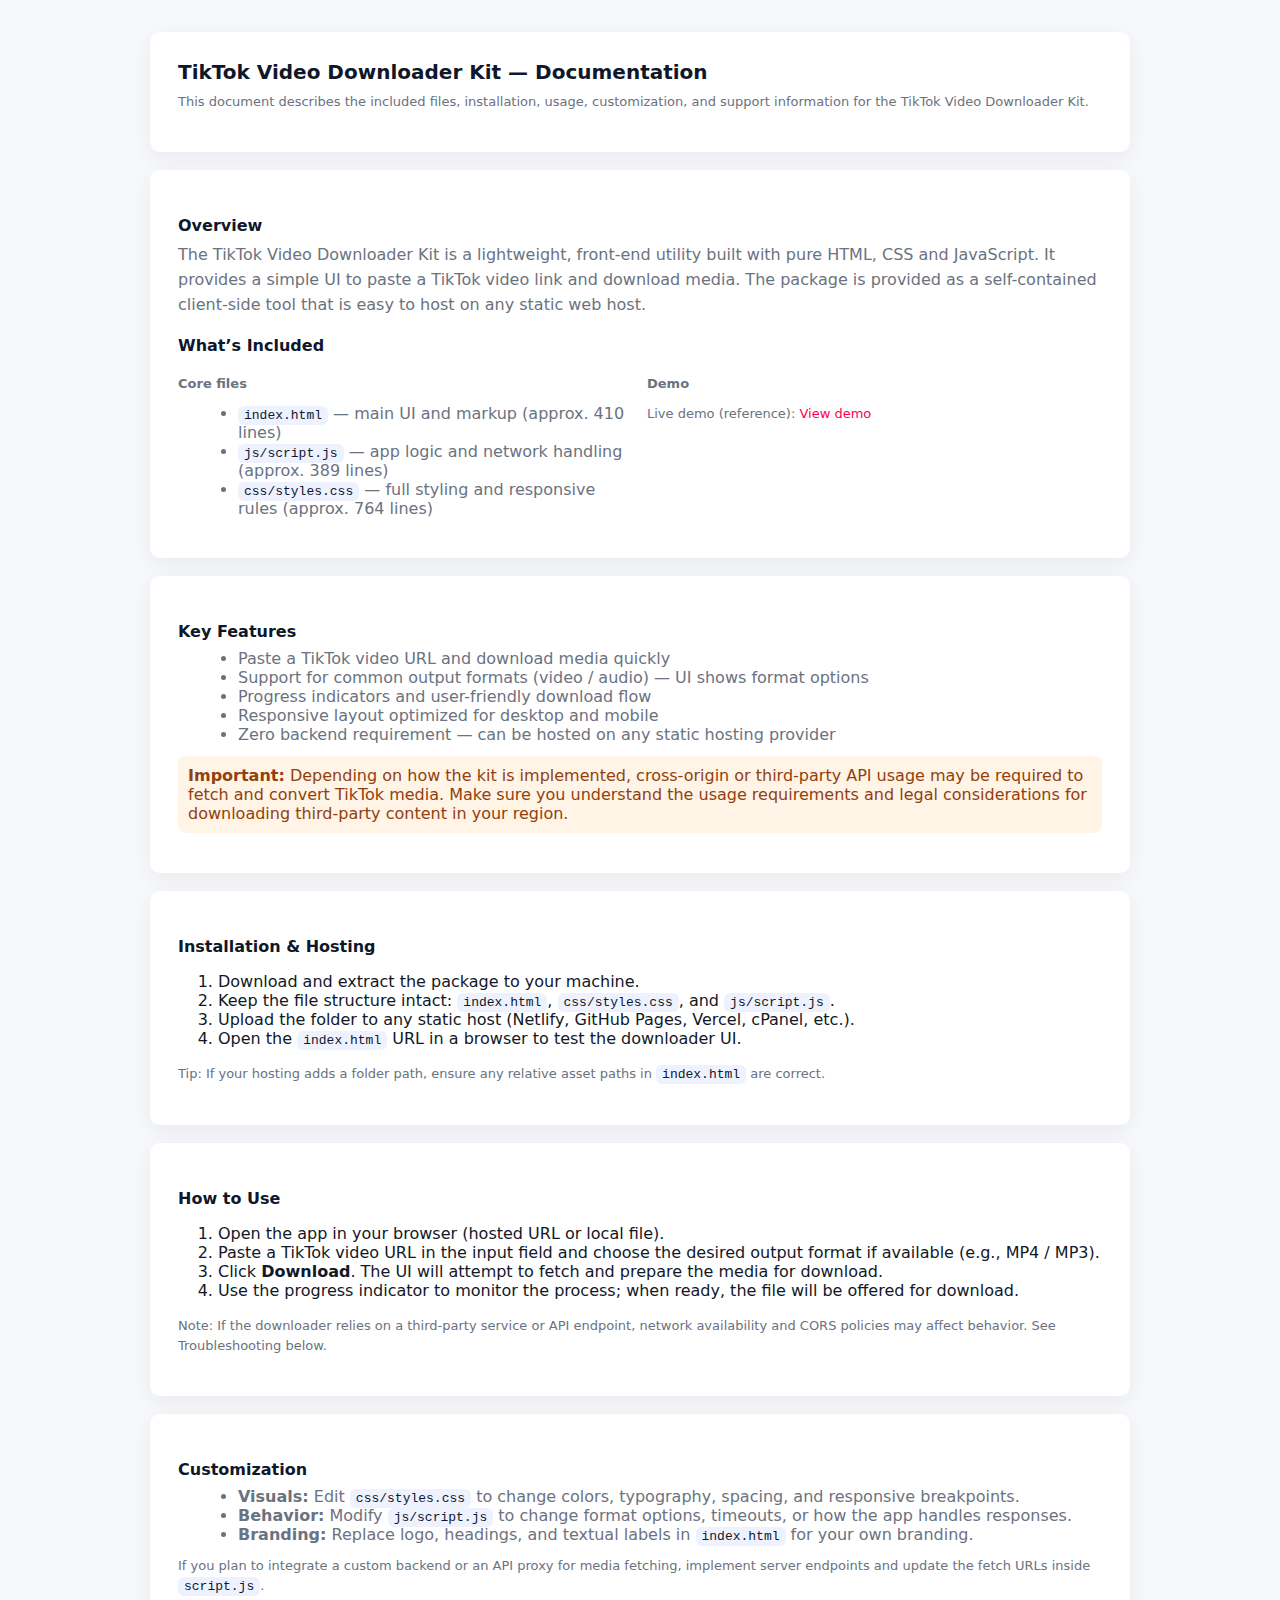
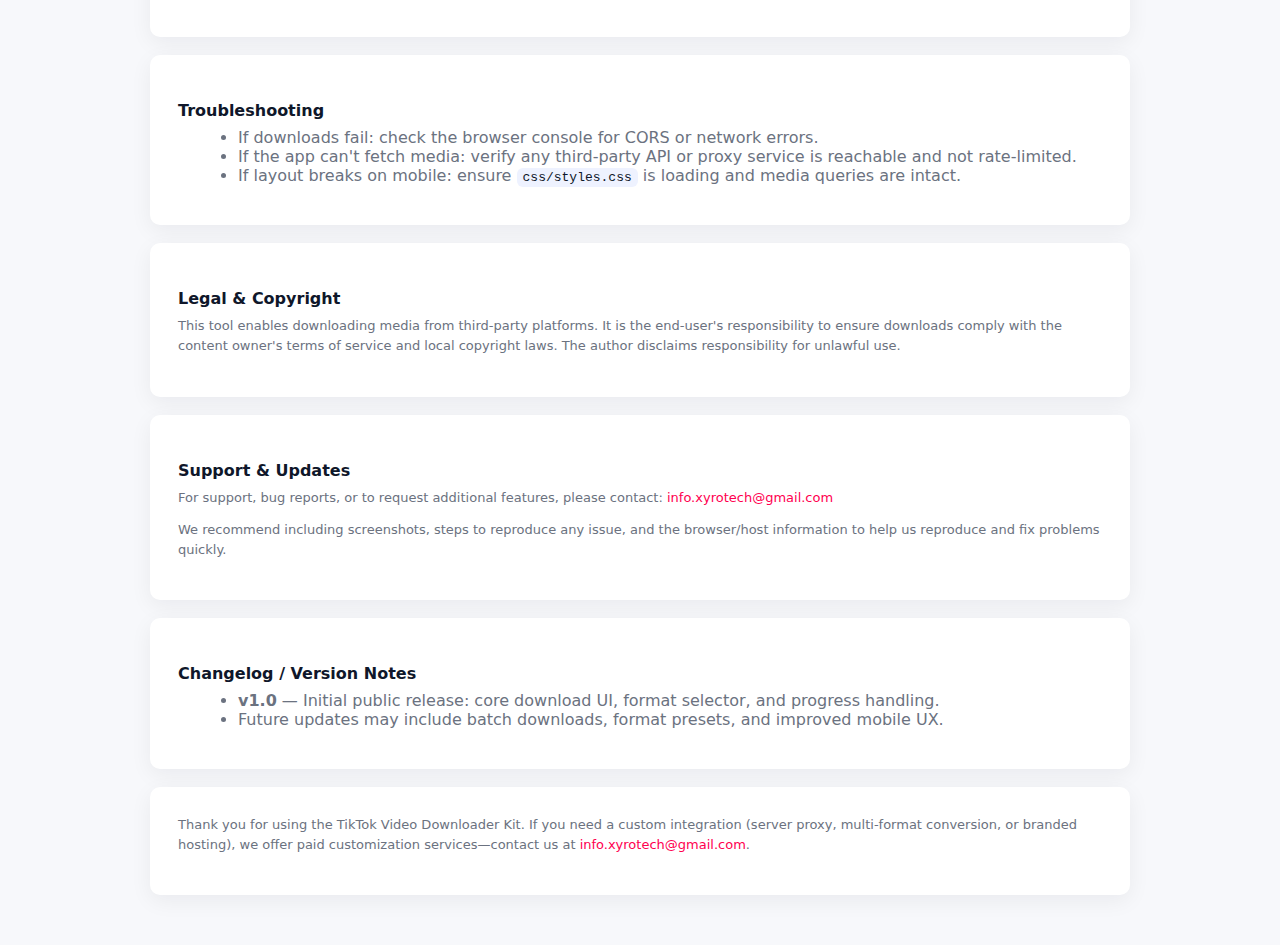
<file: documentation.html>
<!DOCTYPE html>
<html lang="en">
<head>
  <meta charset="utf-8" />
  <meta name="viewport" content="width=device-width,initial-scale=1" />
  <title>TikTok Video Downloader Kit — Documentation</title>
  <style>
    :root{
      --bg:#f7f8fb;
      --card:#ffffff;
      --muted:#6b7280;
      --heading:#0f172a;
      --accent:#ff0050;
      --mono: "Courier New", monospace;
      --radius:10px;
    }
    body{font-family:Inter,system-ui,-apple-system,"Segoe UI",Roboto,"Helvetica Neue",Arial; background:var(--bg); color:#111827; margin:0; padding:32px;}
    .wrap{max-width:980px;margin:0 auto;}
    .card{background:var(--card);border-radius:var(--radius);box-shadow:0 6px 22px rgba(15,23,42,0.06);padding:28px;margin-bottom:18px;}
    h1{font-size:20px;margin:0 0 8px;color:var(--heading);}
    h2{font-size:16px;margin:18px 0 8px;color:var(--heading);}
    p{color:var(--muted);margin:0 0 12px;line-height:1.55;}
    ul{margin:8px 0 12px 20px;color:var(--muted);}
    code{background:#eef2ff;padding:2px 6px;border-radius:6px;font-family:var(--mono);font-size:13px;color:#0f172a;}
    pre{background:#0b1220;color:#e6eef8;padding:12px;border-radius:8px;overflow:auto;font-family:var(--mono);font-size:13px}
    .note{background:#fff4e5;padding:10px;border-radius:8px;color:#92400e;margin:12px 0;}
    .small{font-size:13px;color:var(--muted);}
    .grid{display:grid;grid-template-columns:1fr 1fr;gap:14px;}
    @media (max-width:720px){.grid{grid-template-columns:1fr}}
    a{color:var(--accent);text-decoration:none}
  </style>
</head>
<body>
  <div class="wrap">
    <div class="card">
      <h1>TikTok Video Downloader Kit — Documentation</h1>
      <p class="small">
        This document describes the included files, installation, usage, customization, and support information for the TikTok Video Downloader Kit.
      </p>
    </div>

    <div class="card">
      <h2>Overview</h2>
      <p>
        The TikTok Video Downloader Kit is a lightweight, front-end utility built with pure HTML, CSS and JavaScript. It provides a simple UI to paste a TikTok video link and download media. The package is provided as a self-contained client-side tool that is easy to host on any static web host.
      </p>

      <h2>What’s Included</h2>
      <div class="grid">
        <div>
          <h3 class="small">Core files</h3>
          <ul>
            <li><code>index.html</code> — main UI and markup (approx. 410 lines)</li>
            <li><code>js/script.js</code> — app logic and network handling (approx. 389 lines)</li>
            <li><code>css/styles.css</code> — full styling and responsive rules (approx. 764 lines)</li>
          </ul>
        </div>
        <div>
          <h3 class="small">Demo</h3>
          <p class="small">Live demo (reference): <a href="https://shop.tookzy.com/wp-content/uploads/WebCarftTool/tiktok-video-downloader-new/index.html" target="_blank" rel="noreferrer">View demo</a></p>
        </div>
      </div>
    </div>

    <div class="card">
      <h2>Key Features</h2>
      <ul>
        <li>Paste a TikTok video URL and download media quickly</li>
        <li>Support for common output formats (video / audio) — UI shows format options</li>
        <li>Progress indicators and user-friendly download flow</li>
        <li>Responsive layout optimized for desktop and mobile</li>
        <li>Zero backend requirement — can be hosted on any static hosting provider</li>
      </ul>

      <div class="note">
        <strong>Important:</strong> Depending on how the kit is implemented, cross-origin or third-party API usage may be required to fetch and convert TikTok media. Make sure you understand the usage requirements and legal considerations for downloading third-party content in your region.
      </div>
    </div>

    <div class="card">
      <h2>Installation & Hosting</h2>
      <ol>
        <li>Download and extract the package to your machine.</li>
        <li>Keep the file structure intact: <code>index.html</code>, <code>css/styles.css</code>, and <code>js/script.js</code>.</li>
        <li>Upload the folder to any static host (Netlify, GitHub Pages, Vercel, cPanel, etc.).</li>
        <li>Open the <code>index.html</code> URL in a browser to test the downloader UI.</li>
      </ol>
      <p class="small">
        Tip: If your hosting adds a folder path, ensure any relative asset paths in <code>index.html</code> are correct.
      </p>
    </div>

    <div class="card">
      <h2>How to Use</h2>
      <ol>
        <li>Open the app in your browser (hosted URL or local file).</li>
        <li>Paste a TikTok video URL in the input field and choose the desired output format if available (e.g., MP4 / MP3).</li>
        <li>Click <strong>Download</strong>. The UI will attempt to fetch and prepare the media for download.</li>
        <li>Use the progress indicator to monitor the process; when ready, the file will be offered for download.</li>
      </ol>
      <p class="small">
        Note: If the downloader relies on a third-party service or API endpoint, network availability and CORS policies may affect behavior. See Troubleshooting below.
      </p>
    </div>

    <div class="card">
      <h2>Customization</h2>
      <ul>
        <li><strong>Visuals:</strong> Edit <code>css/styles.css</code> to change colors, typography, spacing, and responsive breakpoints.</li>
        <li><strong>Behavior:</strong> Modify <code>js/script.js</code> to change format options, timeouts, or how the app handles responses.</li>
        <li><strong>Branding:</strong> Replace logo, headings, and textual labels in <code>index.html</code> for your own branding.</li>
      </ul>
      <p class="small">
        If you plan to integrate a custom backend or an API proxy for media fetching, implement server endpoints and update the fetch URLs inside <code>script.js</code>.
      </p>
    </div>

    <div class="card">
      <h2>Troubleshooting</h2>
      <ul>
        <li>If downloads fail: check the browser console for CORS or network errors.</li>
        <li>If the app can't fetch media: verify any third-party API or proxy service is reachable and not rate-limited.</li>
        <li>If layout breaks on mobile: ensure <code>css/styles.css</code> is loading and media queries are intact.</li>
      </ul>
    </div>

    <div class="card">
      <h2>Legal & Copyright</h2>
      <p class="small">
        This tool enables downloading media from third-party platforms. It is the end-user's responsibility to ensure downloads comply with the content owner's terms of service and local copyright laws. The author disclaims responsibility for unlawful use.
      </p>
    </div>

    <div class="card">
      <h2>Support & Updates</h2>
      <p class="small">
        For support, bug reports, or to request additional features, please contact: <a href="mailto:info.xyrotech@gmail.com">info.xyrotech@gmail.com</a>
      </p>
      <p class="small">
        We recommend including screenshots, steps to reproduce any issue, and the browser/host information to help us reproduce and fix problems quickly.
      </p>
    </div>

    <div class="card">
      <h2>Changelog / Version Notes</h2>
      <ul>
        <li><strong>v1.0</strong> — Initial public release: core download UI, format selector, and progress handling.</li>
        <li>Future updates may include batch downloads, format presets, and improved mobile UX.</li>
      </ul>
    </div>

    <div class="card small">
      <p>Thank you for using the TikTok Video Downloader Kit. If you need a custom integration (server proxy, multi-format conversion, or branded hosting), we offer paid customization services—contact us at <a href="mailto:info.xyrotech@gmail.com">info.xyrotech@gmail.com</a>.</p>
    </div>
  </div>
</body>
</html>
</file>
